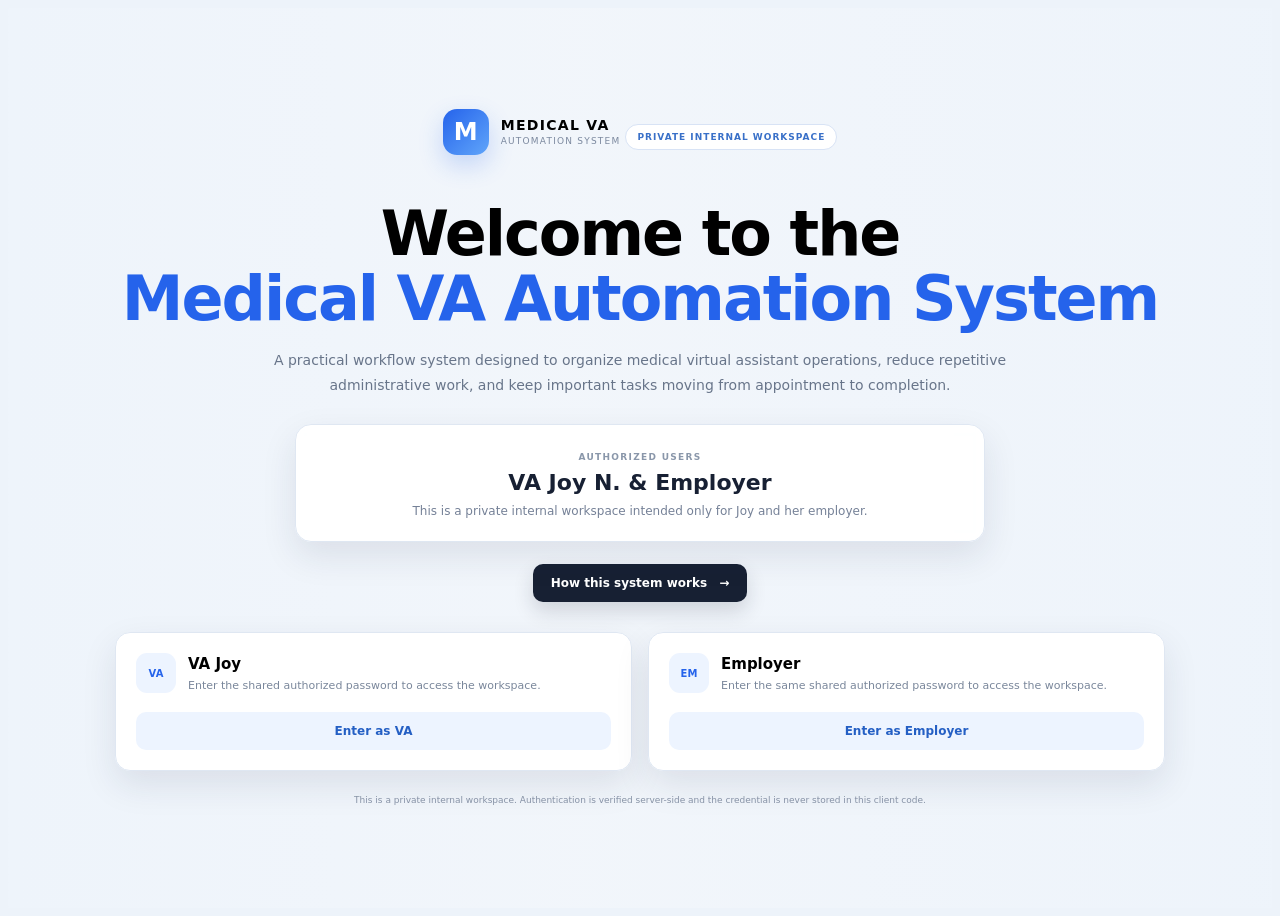
<file: index.html>
<!doctype html>
<html lang="en">
<head>
<meta charset="utf-8"><meta name="viewport" content="width=device-width,initial-scale=1">
<meta name="description" content="Medical VA Automation System — personalized workflow management interface for VA Joy N. and employer operations">
<title>Medical VA Automation System</title>
<link rel="stylesheet" href="styles.css?v=20260908-3"></head>
<body>
<div id="app" class="auth-hidden">
  <aside class="sidebar" id="sidebar">
    <div class="brand"><div class="brand-mark">M</div><div><strong>MEDICAL VA</strong><span>AUTOMATION SYSTEM</span></div></div>
    <nav id="nav">
      <button class="nav-item active" data-view="dashboard">▦ <span>Dashboard</span></button><button class="nav-item" data-view="patients">♙ <span>Patients</span></button><button class="nav-item" data-view="appointments">◷ <span>Appointments</span></button><button class="nav-item" data-view="followups">↻ <span>Follow-ups</span></button><button class="nav-item" data-view="tasks">✓ <span>Tasks</span></button><button class="nav-item" data-view="automations">⚡ <span>Automations</span></button><button class="nav-item" data-view="notes">◇ <span>NOTES</span></button><button class="nav-item" data-view="billing">₱ <span>Billing</span></button><button class="nav-item" data-view="insurance">▤ <span>Insurance</span></button><button class="nav-item" data-view="documents">□ <span>Documents</span></button><button class="nav-item" data-view="reports">▥ <span>Reports</span></button><button class="nav-item" data-view="activity">◉ <span>Activity</span></button>
    </nav><div class="sidebar-bottom"><button id="homePageBtn" class="reset home-page-btn">← Go out to Home Page</button></div>
  </aside>
  <main class="main"><header class="topbar"><button id="menu" class="icon-btn mobile-only">☰</button><div class="crumb"><span id="pageKicker">Workspace</span><b id="pageTitle">Dashboard</b></div><div class="top-actions"><label class="search">⌕<input id="globalSearch" placeholder="Search patients, tasks, files..."></label><button class="icon-btn" id="notificationBtn">♢<i id="notificationDot"></i></button><div class="user"><div class="avatar">VA</div><div><b>Administrator</b><small>Owner / Super Admin</small></div></div></div></header><section id="content" class="content"></section></main>
</div><div id="modalRoot"></div><div id="toast" class="toast"></div>
<script src="auth.js?v=20260908-3"></script><script src="app.js?v=20260908-3"></script><script src="patient-module.js?v=3"></script><script src="ui-overrides.js?v=20260908-3"></script><script src="patient-click-fix.js?v=1"></script>
</body></html>
</file>
<file: styles.css>
:root{--bg:#f4f7fb;--panel:#fff;--ink:#172033;--muted:#748096;--line:#e6ebf2;--primary:#2563eb;--primary-soft:#eef4ff;--green:#16a34a;--amber:#d97706;--red:#dc2626;--shadow:0 10px 30px rgba(26,43,73,.07);font-family:Inter,ui-sans-serif,system-ui,-apple-system,BlinkMacSystemFont,"Segoe UI",sans-serif}*{box-sizing:border-box}button,input,select,textarea{font:inherit}button{cursor:pointer}.sidebar{position:fixed;inset:0 auto 0 0;width:250px;background:#101a2e;color:#dce5f7;padding:22px 14px;display:flex;flex-direction:column;z-index:10}.brand{display:flex;align-items:center;gap:10px;padding:3px 10px 25px}.brand-mark{width:39px;height:39px;border-radius:12px;background:linear-gradient(135deg,#3b82f6,#60a5fa);display:grid;place-items:center;color:#fff;font-size:21px;font-weight:800}.brand strong{display:block;font-size:13px;letter-spacing:1px;color:#fff}.brand span{display:block;font-size:8px;letter-spacing:1.1px;color:#92a3c3;margin-top:2px}nav{display:grid;gap:4px;overflow:auto}.nav-item{border:0;background:transparent;color:#9dacC5;text-align:left;padding:11px 12px;border-radius:9px;display:flex;gap:12px;align-items:center;font-size:13px}.nav-item:first-letter{font-size:17px}.nav-item:hover,.nav-item.active{background:#1d2b47;color:#fff}.nav-item.active{box-shadow:inset 3px 0 #60a5fa}.sidebar-bottom{margin-top:auto}.reset{width:100%;border:0;background:transparent;color:#8090aa;text-align:left;font-size:11px;padding:12px}.home-page-btn{color:#aebbd0;transition:.2s}.home-page-btn:hover{color:#fff;background:#1d2b47;border-radius:9px}.main{margin-left:250px;min-height:100vh}.topbar{height:74px;background:#fff;border-bottom:1px solid var(--line);display:flex;align-items:center;justify-content:space-between;padding:0 30px;position:sticky;top:0;z-index:5}.crumb span{display:block;color:#9aa5b7;font-size:11px}.crumb b{display:block;font-size:17px;margin-top:2px}.top-actions{display:flex;align-items:center;gap:17px}.search{height:38px;width:260px;border:1px solid var(--line);border-radius:9px;display:flex;align-items:center;padding:0 10px;color:#99a4b5}.search input{border:0;outline:0;width:100%;padding-left:7px;color:var(--ink)}.icon-btn{position:relative;border:1px solid var(--line);background:#fff;width:38px;height:38px;border-radius:9px;color:#536177}.icon-btn i{position:absolute;width:6px;height:6px;background:#ef4444;border-radius:50%;right:8px;top:7px}.user{display:flex;align-items:center;gap:9px}.avatar{width:35px;height:35px;border-radius:50%;display:grid;place-items:center;background:#e7efff;color:#2563eb;font-weight:700;font-size:12px}.user b,.user small{display:block}.user b{font-size:12px}.user small{font-size:10px;color:#8793a7;margin-top:2px}.content{padding:27px 30px 45px;max-width:1600px;margin:auto}.page-head{display:flex;align-items:center;justify-content:space-between;margin-bottom:23px}.page-head h1{font-size:23px;margin:0}.page-head p{font-size:12px;color:var(--muted);margin:5px 0 0}.actions{display:flex;gap:8px}.btn{border:1px solid var(--line);background:#fff;color:#344056;border-radius:8px;padding:9px 14px;font-size:12px;font-weight:600}.btn.primary{background:var(--primary);border-color:var(--primary);color:#fff}.btn.danger{color:var(--red)}.stats{display:grid;grid-template-columns:repeat(4,1fr);gap:15px;margin-bottom:18px}.stat,.card{background:var(--panel);border:1px solid var(--line);border-radius:12px;box-shadow:var(--shadow)}.stat{padding:18px}.stat-top{display:flex;justify-content:space-between;color:var(--muted);font-size:11px}.stat-icon{width:31px;height:31px;border-radius:8px;background:var(--primary-soft);color:var(--primary);display:grid;place-items:center;font-size:16px}.stat strong{display:block;font-size:26px;margin:13px 0 3px}.trend{font-size:10px;color:var(--green)}.grid2{display:grid;grid-template-columns:1.35fr 1fr;gap:18px;margin-bottom:18px}.card{overflow:hidden}.card-head{padding:16px 18px;border-bottom:1px solid var(--line);display:flex;align-items:center;justify-content:space-between}.card-head h3{font-size:13px;margin:0}.card-head span{font-size:10px;color:var(--muted)}.table{width:100%;border-collapse:collapse}.table th,.table td{padding:12px 15px;text-align:left;border-bottom:1px solid #eef1f5;font-size:11px}.table th{font-size:9px;text-transform:uppercase;letter-spacing:.6px;color:#909caf;background:#fbfcfe}.table tr:last-child td{border-bottom:0}.patient{display:flex;align-items:center;gap:8px}.mini-avatar{width:27px;height:27px;border-radius:50%;background:#edf2f8;display:grid;place-items:center;font-size:9px;font-weight:700;color:#58677e}.badge{display:inline-flex;padding:4px 7px;border-radius:99px;font-size:9px;font-weight:700}.badge.green{background:#eaf8ef;color:#16803a}.badge.amber{background:#fff6e7;color:#b76800}.badge.blue{background:#edf4ff;color:#2862c9}.badge.red{background:#ffeded;color:#c02626}.activity{padding:14px 18px}.event{display:flex;gap:11px;padding:9px 0}.event-dot{width:8px;height:8px;border-radius:50%;background:#4f8df7;margin-top:4px;flex:0 0 auto}.event b{font-size:11px;font-weight:600}.event p{margin:2px 0 0;color:var(--muted);font-size:10px}.workflow{padding:17px 18px}.flow{display:flex;align-items:center;gap:5px}.flow-step{flex:1;text-align:center}.flow-step .circle{width:31px;height:31px;border-radius:50%;background:#eaf1ff;color:var(--primary);display:grid;place-items:center;margin:auto;font-size:12px;font-weight:800}.flow-step b{display:block;font-size:9px;margin-top:7px}.flow-step small{display:block;color:#9aa4b5;font-size:8px;margin-top:2px}.arrow{color:#b2bccb}.toolbar{display:flex;justify-content:space-between;gap:10px;margin-bottom:14px}.filter{border:1px solid var(--line);border-radius:8px;background:#fff;padding:9px 11px;font-size:11px;color:#556177;outline:0}.search-wide{width:280px}.empty{padding:45px;text-align:center;color:var(--muted);font-size:12px}.progress{height:7px;background:#edf1f6;border-radius:99px;overflow:hidden}.progress i{display:block;height:100%;background:var(--primary);border-radius:99px}.report-grid{display:grid;grid-template-columns:repeat(3,1fr);gap:15px}.report-card{padding:18px}.report-card strong{font-size:24px;display:block;margin:9px 0}.report-card span{font-size:10px;color:var(--muted)}.file-icon{width:31px;height:31px;border-radius:7px;background:#f0f4fa;display:grid;place-items:center;color:#56657a;font-weight:700}.modal-backdrop{position:fixed;inset:0;background:rgba(15,23,42,.48);display:grid;place-items:center;padding:18px;z-index:50}.modal{width:min(590px,100%);max-height:90vh;overflow:auto;background:#fff;border-radius:14px;box-shadow:0 25px 70px rgba(0,0,0,.22)}.modal-head{padding:17px 19px;border-bottom:1px solid var(--line);display:flex;justify-content:space-between}.modal-head h3{margin:0;font-size:15px}.modal-body{padding:18px}.form-grid{display:grid;grid-template-columns:1fr 1fr;gap:12px}.field{display:grid;gap:5px}.field.full{grid-column:1/-1}.field label{font-size:10px;font-weight:700;color:#68758a}.field input,.field select,.field textarea{width:100%;border:1px solid var(--line);border-radius:8px;padding:9px;outline:0;font-size:11px}.field textarea{min-height:80px;resize:vertical}.modal-foot{padding:13px 18px;border-top:1px solid var(--line);display:flex;justify-content:flex-end;gap:8px}.dropzone{border:2px dashed #cdd7e5;border-radius:10px;padding:30px;text-align:center;color:#718096;font-size:11px}.dropzone strong{display:block;color:#354158;margin-bottom:5px}.mobile-only{display:none}.toast{position:fixed;right:25px;bottom:25px;background:#172033;color:#fff;padding:11px 15px;border-radius:9px;font-size:11px;box-shadow:var(--shadow);opacity:0;transform:translateY(10px);pointer-events:none;transition:.25s;z-index:80}.toast.show{opacity:1;transform:none}.auth-hidden{display:none!important}.auth-page{background:#edf3fa;min-height:100vh}.auth-landing{position:relative;isolation:isolate;min-height:100vh;padding:48px 22px;display:grid;place-items:center;overflow:hidden}.auth-landing::before{content:"";position:absolute;inset:0;background:linear-gradient(90deg,rgba(238,244,251,.97) 0%,rgba(242,246,251,.9) 45%,rgba(238,244,251,.8) 100%);z-index:-1}.auth-collage{position:absolute;inset:0;display:grid;grid-template-columns:1.1fr 1fr 1fr 1.1fr;gap:0;opacity:.22;z-index:-2;filter:saturate(.85)}.auth-photo{min-height:100vh;background-position:center;background-size:cover;background-repeat:no-repeat}.photo-equipment{background-image:url('https://images.unsplash.com/photo-1766299892683-d50398e31823?auto=format&fit=crop&w=1400&q=80')}.photo-doctor{background-image:url('https://images.unsplash.com/photo-1758691462620-9018c602ed3e?auto=format&fit=crop&w=1400&q=80')}.photo-mask{background-image:url('https://images.unsplash.com/photo-1758691463605-f4a3a92d6d37?auto=format&fit=crop&w=1400&q=80')}.photo-team{background-image:url('https://images.unsplash.com/photo-1550831107-1553da8c8464?auto=format&fit=crop&w=1400&q=80')}.auth-hero{width:min(1050px,100%);text-align:center;position:relative;z-index:2}.auth-brand{display:inline-flex;align-items:center;gap:12px;text-align:left;margin-bottom:28px}.auth-brand .auth-mark{width:46px;height:46px;border-radius:14px;background:linear-gradient(135deg,#2563eb,#60a5fa);display:grid;place-items:center;color:#fff;font-size:24px;font-weight:800;box-shadow:0 10px 25px rgba(37,99,235,.22)}.auth-brand b{display:block;font-size:14px;letter-spacing:1.3px}.auth-brand span{display:block;font-size:9px;letter-spacing:1.2px;color:#7c899f;margin-top:3px}.auth-badge{display:inline-block;padding:7px 11px;border:1px solid #d8e3f5;border-radius:99px;background:#fff;color:#3970c8;font-size:9px;font-weight:800;letter-spacing:1px}.auth-hero h1{font-size:clamp(34px,5vw,62px);line-height:1.05;letter-spacing:-2px;margin:18px 0 17px}.auth-hero h1 strong{color:#2563eb}.auth-lead{max-width:760px;margin:0 auto;color:#68758a;font-size:14px;line-height:1.75}.auth-personal{max-width:690px;margin:27px auto 22px;padding:20px 24px;background:rgba(255,255,255,.94);border:1px solid #dfe7f2;border-radius:16px;box-shadow:0 14px 35px rgba(26,43,73,.1);backdrop-filter:blur(5px)}.auth-personal span{font-size:9px;font-weight:800;letter-spacing:1.3px;color:#8a97aa}.auth-personal strong{display:block;font-size:22px;margin-top:6px;color:#172033}.auth-personal p{margin:7px 0 0;color:#758197;font-size:12px;line-height:1.6}.auth-actions{margin:20px 0 30px}.auth-primary,.auth-secondary{border:0;border-radius:10px;padding:12px 18px;font-size:12px;font-weight:750;transition:.2s}.auth-primary{background:#172033;color:#fff;box-shadow:0 9px 20px rgba(23,32,51,.16)}.auth-primary:hover,.auth-secondary:hover{transform:translateY(-1px)}.auth-primary span{margin-left:8px}.auth-access{display:grid;grid-template-columns:1fr 1fr;gap:16px;text-align:left}.access-card{background:rgba(255,255,255,.95);border:1px solid #dfe7f2;border-radius:15px;padding:20px;display:grid;grid-template-columns:auto 1fr;gap:12px;align-items:start;box-shadow:0 14px 35px rgba(26,43,73,.1);backdrop-filter:blur(5px)}.access-icon{width:40px;height:40px;border-radius:11px;background:#edf4ff;color:#2563eb;display:grid;place-items:center;font-size:10px;font-weight:800}.access-card h2{font-size:15px;margin:2px 0 5px}.access-card p{font-size:11px;color:#7a879b;line-height:1.5;margin:0}.auth-secondary{grid-column:1/-1;background:#edf4ff;color:#245fc4;width:100%;margin-top:5px}.auth-note{font-size:9px;color:#8995a8;max-width:850px;margin:22px auto 0;line-height:1.6}.auth-modal-backdrop{z-index:100}.auth-info-modal{width:min(760px,100%)}.auth-info>p{font-size:12px;color:#66748a;line-height:1.6}.info-block{padding:11px 0;border-bottom:1px solid #eef1f5}.info-block b{display:block;font-size:11px;margin-bottom:4px}.info-block span{display:block;font-size:11px;color:#6e7b90;line-height:1.55}.info-columns{display:grid;grid-template-columns:1fr 1fr;gap:18px;margin-top:18px}.info-columns>div{background:#f8fafc;border:1px solid #e6ebf2;border-radius:10px;padding:15px}.info-columns h4{margin:0 0 9px;font-size:12px}.info-columns ul{margin:0;padding-left:17px;color:#68758a;font-size:10px;line-height:1.9}.info-note{margin-top:17px;padding:12px;background:#fff8e8;border:1px solid #f1dfb3;border-radius:9px;color:#7a6432;font-size:10px;line-height:1.55}.auth-form{display:grid;gap:14px}.auth-form .field span{font-size:10px;font-weight:700;color:#68758a}.auth-error{margin:0;color:#b45309;font-size:10px;line-height:1.5}@media(max-width:760px){.sidebar{transform:translateX(-100%);transition:.2s}.sidebar.open{transform:none}.main{margin-left:0}.mobile-only{display:block}.topbar{padding:0 14px}.top-actions .search,.user div:not(.avatar){display:none}.content{padding:20px 14px}.page-head{align-items:flex-start;gap:12px}.page-head h1{font-size:20px}.stats{grid-template-columns:1fr 1fr;gap:10px}.stat{padding:13px}.stat strong{font-size:21px}.form-grid{grid-template-columns:1fr}.table{min-width:650px}.card:has(.table){overflow:auto}.report-grid{grid-template-columns:1fr}.flow{overflow:auto;min-width:500px}.workflow{overflow:auto}.auth-landing{padding:30px 14px}.auth-collage{grid-template-columns:1fr 1fr;opacity:.16}.auth-photo{min-height:50vh}.photo-equipment,.photo-doctor{display:block}.photo-mask,.photo-team{display:block}.auth-hero h1{letter-spacing:-1px}.auth-access,.info-columns{grid-template-columns:1fr}.access-card{padding:16px}}
</file>
